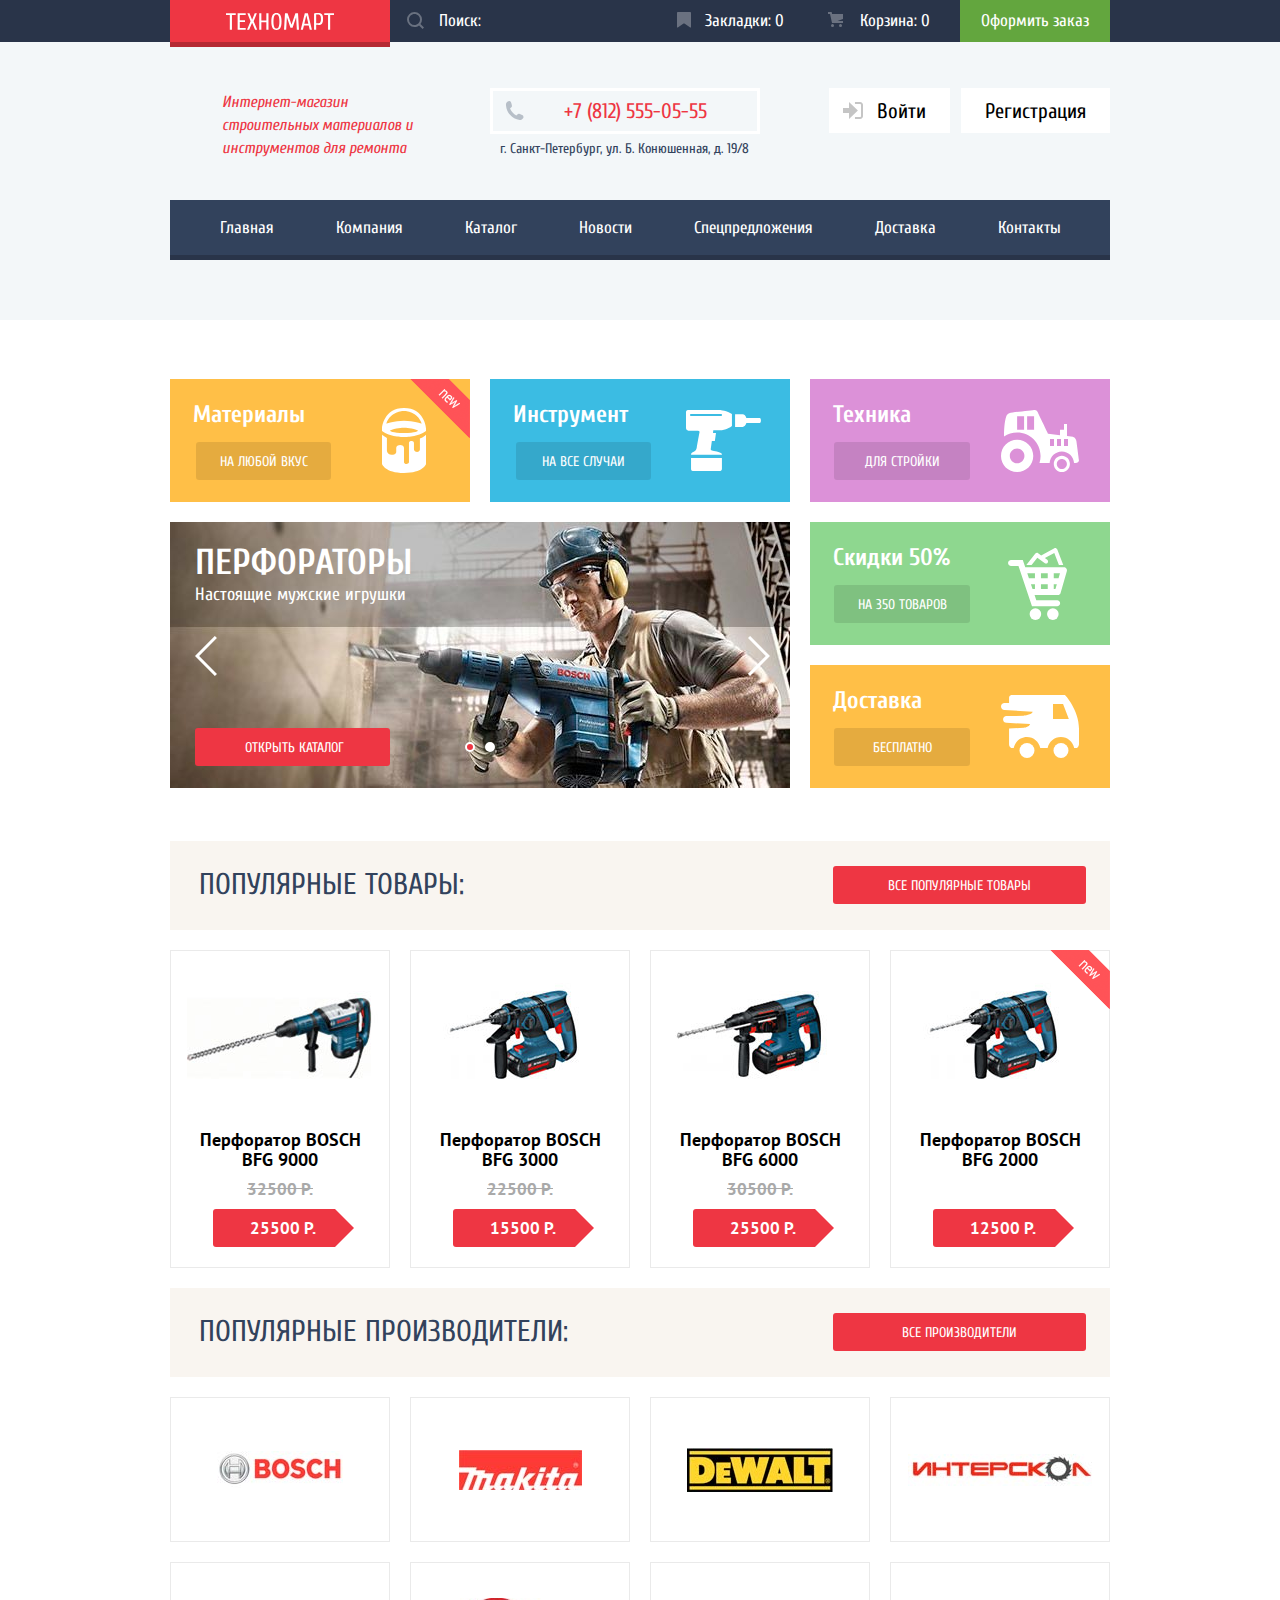
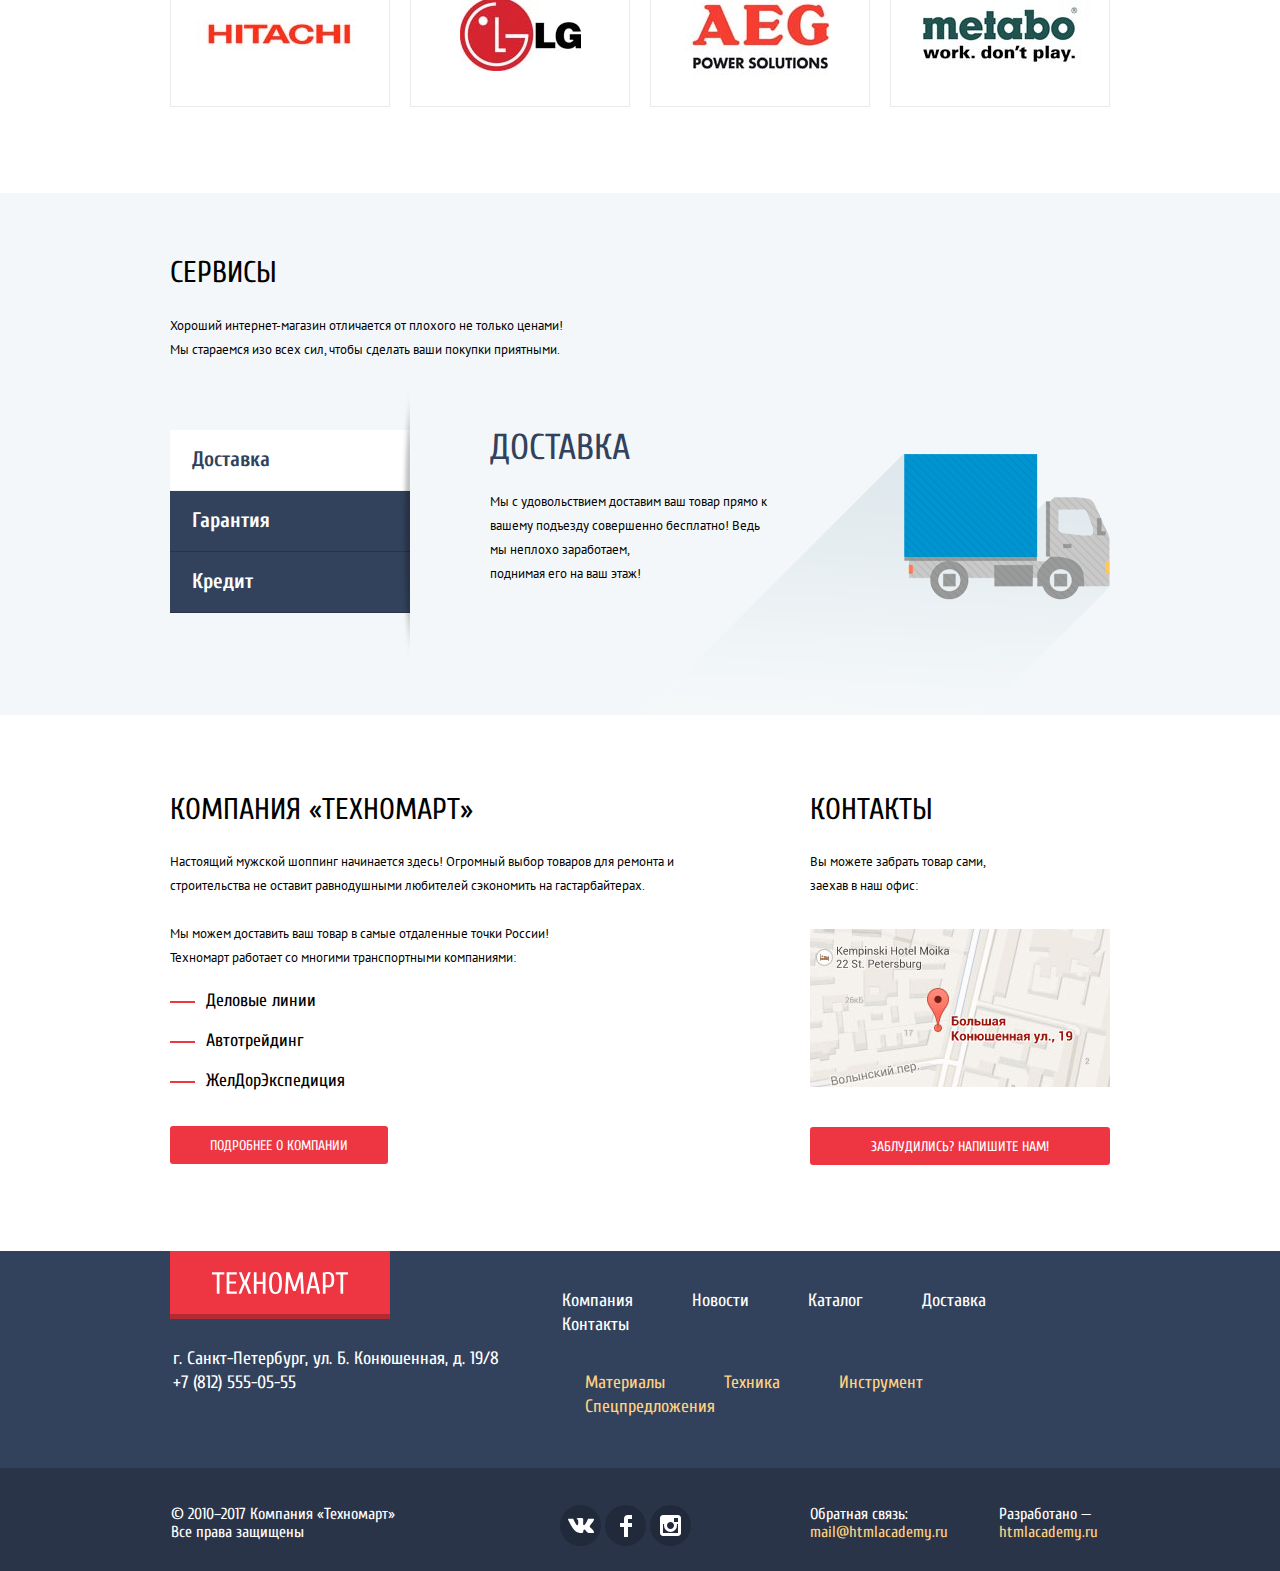
<file: index.html>
<!DOCTYPE html>
<html lang="ru">
  <head>
    <meta charset="utf-8">
    <title>HTML Academy: Техномарт</title>
    <link href="https://fonts.googleapis.com/css?family=Cuprum:400,400i,700%7CPT+Sans:400,400i&display=swap&subset=cyrillic" rel="stylesheet">
    <link rel="stylesheet" href="css/normalize.css">
    <link rel="stylesheet" href="css/style.min.css">
  </head>
  <body>
    <header class="main-header">
      <div class="header-top">
        <div class="container">
          <a class="main-logo"><img src="img/logo-technomart.svg" width="108" height="18" alt="Техномарт"></a>

          <form class="header-search" action="https://echo.htmlacademy.ru" method="get">
            <label class="visually-hidden" for="search">Поиск по сайту</label>
            <input class="search-input" type="search" id="search" name="search" placeholder="Поиск:">
            <button class="search-button" type="submit">
              <span class="visually-hidden">Найти</span>
              <svg xmlns="http://www.w3.org/2000/svg" width="17" height="17" viewBox="0 0 17 17"><path fill="#ffffff" d="M17 15.586l-3.542-3.542A7.465 7.465 0 0 0 15 7.5 7.5 7.5 0 1 0 7.5 15c1.71 0 3.282-.579 4.544-1.542L15.586 17 17 15.586zM2 7.5C2 4.467 4.467 2 7.5 2 10.532 2 13 4.467 13 7.5c0 3.032-2.468 5.5-5.5 5.5A5.506 5.506 0 0 1 2 7.5z"/></svg>
            </button>
          </form>

          <a class="user-button bookmarks" href="#">Закладки:
            <span class="bookmarks-counter counter">0</span>
          </a>

          <a class="user-button basket" href="#">Корзина:
            <span class="basket-counter counter">0</span>
          </a>

          <a class="header-order" href="#">Оформить заказ</a>
        </div>
      </div>
      <div class="container">
        <div class="header-middle">
          <h1 class="header-title">Интернет-магазин строительных материалов и инструментов для ремонта</h1>

          <div class="header-contacts">
            <a class="header-phone" href="tel:+78125550555">+7 (812) 555-05-55</a>
            <p class="header-address">г. Санкт-Петербург, ул. Б. Конюшенная, д. 19/8</p>
          </div>

          <div class="user-navigation">
            <ul class="login-navigation">
              <li class="login-navigation-item">
                <a class="login-link" href="#" aria-label="Войти в личный кабинет">
                  <svg class="login-link-icon" xmlns="http://www.w3.org/2000/svg" width="20" height="17" viewBox="0 0 20 17"><path fill="#c5c5c5" d="M14.875 8.5L6 0v6H0v5h6v6z"/><path fill="#c5c5c5" d="M16.986 15.01h-5.027V17h5.027c2.178 0 3.004-1.81 3.029-3.026V3.028C19.99 1.811 19.164 0 16.986 0h-5.027v1.99h5.027c.839 0 .992.681 1.01 1.057v10.904c-.017.376-.171 1.059-1.01 1.059z"/></svg>
                  Войти
                </a>
              </li>
              <li class="login-navigation-item">
                <a class="register-link" href="#">Регистрация</a>
              </li>
            </ul>
          </div>
        </div>

        <nav class="main-navigation">
          <ul class="site-navigation">
            <li><a href="#">Главная</a></li>
            <li><a href="#">Компания</a></li>
            <li><a href="catalog.html">Каталог</a></li>
            <li><a href="#">Новости</a></li>
            <li><a href="#">Спецпредложения</a></li>
            <li><a href="#">Доставка</a></li>
            <li><a href="#">Контакты</a></li>
          </ul>
        </nav>
      </div>
    </header>
    <main>
      <div class="container">
        <section class="promo">
          <h2 class="visually-hidden">Рекламный блок</h2>
          
          <ul class="promo-list">
            <li class="promo-item promo-materials new-flag">
                <h3 class="promo-item-title">Материалы</h3>
                <a class="promo-button" href="#">На любой вкус</a>
            </li>
            <li class="promo-item promo-tools">
              <h3 class="promo-item-title">Инструмент</h3>
              <a class="promo-button" href="#">На все случаи</a> 
            </li>
            <li class="promo-item promo-technics">
              <h3 class="promo-item-title">Техника</h3>
              <a class="promo-button" href="#">Для стройки</a> 
            </li>
          </ul>
          
          <ul class="promo-column">
            <li class="promo-item promo-discounts">
              <h3 class="promo-item-title">Скидки 50%</h3>
              <a class="promo-button" href="#">На 350 товаров</a>
            </li>
            <li class="promo-item promo-delivery">
              <h3 class="promo-item-title">Доставка</h3>
              <a class="promo-button" href="#">Бесплатно</a>
            </li>
          </ul>
            
          <div class="slider">
            <button class="controls-button controls-button-back" type="button"><span class="visually-hidden">Предыдущий слайд</span></button>
            <button class="controls-button controls-button-next" type="button"><span class="visually-hidden">Следующий слайд</span></button>

            <ul class="slider-list">
              <li class="slider-item active">
                  <img class="slider-image" src="img/slider/slider1.jpg" width="620" height="266" alt="Перфораторы">
                  <div class="slider-item-text">
                    <h4 class="slider-title">Перфораторы</h4>
                    <p class="slider-text">Настоящие мужские игрушки</p>
                  </div>  
                    <a class="slider-button button" href="catalog.html">Открыть каталог</a>
              </li> 
              <li class="slider-item">
                <img class="slider-image" src="img/slider/slider2.jpg" width="620" height="266" alt="Дрели">
                <div class="slider-item-text">
                  <h4 class="slider-title">Дрели</h4>
                  <p class="slider-text">Соседям на радость!</p>
                </div>
                <a class="slider-button button" href="catalog.html">Открыть каталог</a>
              </li> 
            </ul>

            <ul class="slider-indicator">
              <li class="slider-indicator-item active">
                <span class="visually-hidden">1 слайд</span>
              </li>
              <li class="slider-indicator-item">
                <span class="visually-hidden">2 слайд</span>
              </li>
            </ul>
          </div>
        </section>

        <section class="popular-products">
          <div class="popular-header">
            <h2 class="popular-title">Популярные товары:</h2>
            <a class="button popular-button" href="#">Все популярные товары</a>
          </div>

          <ul class="products-list">
            <li class="product-item">
              <div class="product-order">
                <a class="buy-button" href="basket.html">Купить</a>
                <a class="bookmarks-button" href="#">В закладки</a>
                <div class="product-image">    
                  <img src="img/catalog/bfg-9000.jpg" width="218" height="170" alt="Перфоратор BOSCH BFG 9000">
                </div>
              </div>
              <h3 class="product-title">Перфоратор BOSCH BFG 9000</h3>
              <span class="price-discount">32500 P.</span>
              <span class="price-button">25500 Р.</span>
            </li>

            <li class="product-item">
              <div class="product-order">
                <a class="buy-button" href="basket.html">Купить</a>
                <a class="bookmarks-button" href="#">В закладки</a>
                <div class="product-image">
                  <img src="img/catalog/bfg-3000.jpg" width="218" height="170" alt="Перфоратор BOSCH BFG 3000">
                </div>
              </div>
              <h3 class="product-title">Перфоратор BOSCH BFG 3000</h3>
              <span class="price-discount">22500 р.</span>
              <span class="price-button">15500 р.</span>
            </li>

            <li class="product-item">
              <div class="product-order">
                <a class="buy-button" href="basket.html">Купить</a>
                <a class="bookmarks-button" href="#">В закладки</a>
                <div class="product-image">
                  <img src="img/catalog/bfg-6000.jpg" width="218" height="170" alt="Перфоратор BOSCH BFG 6000">
                </div>
              </div>
              <h3 class="product-title">Перфоратор BOSCH BFG 6000</h3>
              <span class="price-discount">30500 р.</span>
              <span class="price-button">25500 р.</span>
            </li>

            <li class="product-item new-flag">
              <div class="product-order">
                <a class="buy-button" href="basket.html">Купить</a>
                <a class="bookmarks-button" href="#">В закладки</a>
                <div class="product-image">
                  <img src="img/catalog/bfg-2000.jpg" width="218" height="170" alt="Перфоратор BOSCH BFG 2000">
                </div>
              </div>
              <h3 class="product-title">Перфоратор BOSCH BFG 2000</h3>
              <span class="price-discount"></span>
              <span class="price-button">12500 р.</span>
            </li>
          </ul>
        </section>
        <section class="popular-brands">
          <div class="popular-header">
              <h2 class="popular-title">Популярные производители:</h2>
              <a href="#" class="button popular-button">Все производители</a>
          </div>

          <div class="brands-list">
            <a class="brand-item" href="#">
              <img src="img/brands/bosch.jpg" width="126" height="37" alt="Bosch">
            </a>
           
            <a class="brand-item" href="#">
              <img src="img/brands/makita.jpg" width="123" height="40" alt="Macita">
            </a>
            
            <a class="brand-item" href="#">
              <img src="img/brands/dewalt.jpg" width="146" height="44" alt="DeWalt">
            </a>
            
            <a class="brand-item" href="#">
                <img src="img/brands/interscol.jpg" width="184" height="32" alt="Интерскол">
            </a>
            
            
            <a class="brand-item" href="#">
              <img src="img/brands/hitachi.jpg" width="169" height="31" alt="Hitachi">
            </a>
            
            <a class="brand-item" href="#">
              <img src="img/brands/lg.jpg" width="121" height="73" alt="LG">
            </a>
            
            
            <a class="brand-item" href="#">
              <img src="img/brands/aeg.jpg" width="151" height="96" alt="AEG power solutions">
            </a>
            
            <a class="brand-item" href="#">
              <img src="img/brands/metabo.jpg" width="204" height="69" alt="Metabo work. don't play.">
            </a>
          </div>
        </section>
      </div>
      
      <section class="service">
        <div class="container">
          <h2 class="service-title">Сервисы</h2>
          <p class="service-text">Хороший интернет-магазин отличается от плохого не только ценами! Мы стараемся изо всех сил, чтобы сделать ваши покупки приятными.</p>
          
          <div class="service-slider">
            <ul class="service-button-list">
              <li class="service-button-item">
                <button class="service-button delivery-button active">Доставка</button>
              </li>
              <li class="service-button-item">
                <button class="service-button guarantee-button">Гарантия</button>
              </li>
              <li class="service-button-item">
                <button class="service-button credit-button">Кредит</button>
              </li>
            </ul>

            <ul class="service-slider-list">
              <li class="service-slider-item service-delivery">
                <h3 class="service-slider-title">Доставка</h3>
                <p class="service-slider-text">Мы с удовольствием доставим ваш товар прямо к вашему подъезду совершенно бесплатно! Ведь мы неплохо заработаем,<br> поднимая его на ваш этаж!</p>
              </li>
              <li class="service-slider-item service-guarantee visually-hidden">
                <h3 class="service-slider-title">Гарантия</h3>
                <p class="service-slider-text">Если купленный у нас товар поломается или заискрит,<br> а также в случае пожара, спровоцированного его возгаранием, вы всегда можете быть уверены в нашей гарантии. Мы обменяем сгоревший товар на новый.<br> Дом уж восстановите как-нибудь сами.</p>
              </li>
              <li class="service-slider-item service-credit visually-hidden">
                <h3 class="service-slider-title">Кредит</h3>
                <p class="service-slider-text">Залезть в долговую яму стало проще!<br> Кредитные консультанты придут вам напомощь.</p>
                <a href="#" class="button service-slider-button">Отправить заявку</a>
              </li>
            </ul>
          </div>
        </div>
      </section>
      
      <div class="wrapper-columns container">
        <section class="information">
          <h2 class="information-title">Компания «Техномарт»</h2>
        
          <p class="information-text">Настоящий мужской шоппинг начинается здесь! Огромный выбор товаров для ремонта и строительства не оставит равнодушными любителей сэкономить на гастарбайтерах.</p>
        
          <p class="information-text">Мы можем доставить ваш товар в самые отдаленные точки России! Техномарт работает со многими транспортными компаниями: </p>
        
          <ul class="information-list">
            <li class="information-item">Деловые линии</li>
            <li class="information-item">Автотрейдинг</li>
            <li class="information-item">ЖелДорЭкспедиция</li>
          </ul>
        
          <a href="#" class="button">Подробнее о компании</a>
        </section>
        
        <section class="contacts">
          <h2 class="contacts-title">Контакты</h2>
          <p class="contacts-text">Вы можете забрать товар сами, заехав в наш офис:</p>
          <a class="contacts-map" href="contmap.html">
            <img src="img/map/min-map.jpg" width="300" height="158"  alt="Офис компании по адресу ул. Б. Конюшенная, д. 19/8, Санкт-Петербург">
          </a>
          <a class="button" href="message.html">Заблудились? Напишите нам!</a> 
        </section>
      </div>
    </main>
    
    <footer class="main-footer">
      <div class="top-footer">
        <div class="container">
          <div class="left-column-footer">
            <a class="main-logo footer-logo"><img src="img/logo-technomart.svg" width="136" height="21" alt="Логотип компании Техномарт"></a>

            <p class="footer-contacts">г. Санкт-Петербург, ул. Б. Конюшенная, д. 19/8 +7 (812) 555-05-55</p>
          </div>

          <div class="right-column-footer">
            <ul class="navigation-footer-list">
              <li class="navigation-footer-item">
                <a class="navigation-footer-link" href="#">Компания</a>
              </li>
              <li class="navigation-footer-item">
                <a class="navigation-footer-link" href="#">Новости</a>
              </li>
              <li class="navigation-footer-item">
                <a class="navigation-footer-link" href="catalog.html">Каталог</a>
              </li>
              <li class="navigation-footer-item">
                <a class="navigation-footer-link" href="#">Доставка</a>
              </li>
              <li class="navigation-footer-item">
                <a class="navigation-footer-link" href="#">Контакты</a>
              </li>
            </ul>

            <ul class="offers-footer-list">
              <li class="offers-footer-item">
                <a class="offers-footer-link" href="#">Материалы</a>
              </li>
              <li class="offers-footer-item">
                <a class="offers-footer-link" href="#">Техника</a>
              </li>
              <li class="offers-footer-item">
                <a class="offers-footer-link" href="#">Инструмент</a>
              </li>
              <li class="offers-footer-item">
                <a class="offers-footer-link" href="#">Спецпредложения</a>
              </li>
            </ul>
          </div>
        </div>
      </div>
      
      <div class="bottom-footer">
        <div class="container">
          <p class="copyright-footer">© 2010–2017 Компания «Техномарт» Все права защищены</p>

          <ul class="footer-social-list">
            <li>
              <a class="social-button social-button-vk" href="#">
                <span class="visually-hidden">Вконтакте</span>
              </a>
            </li>
            <li>
              <a class="social-button social-button-fb" href="#">
                <span class="visually-hidden">Фейсбук</span>
              </a>  
            </li>
            <li>
              <a class="social-button social-button-insta" href="#">
                <span class="visually-hidden">Инстаграм</span>
              </a>
            </li>
          </ul>

          <div class="feedback">
            <span>Обратная связь:</span>
            <a href="mailto:mail@htmlacademy.ru">mail@htmlacademy.ru</a>
          </div>

          <div class="developers">
            <span>Разработано — </span>
            <a href="https://htmlacademy.ru/intensive/htmlcss">htmlacademy.ru</a>
          </div>
        </div>
      </div>
    </footer>
    
    <section class="modal modal-message">
      <h2 class="visually-hidden">Напишите нам</h2>
      
      <form class="message-form" action="https://echo.htmlacademy.ru" method="post">
        <div class="form-container">
          <p class="modal-message-item">
            <label for="user-name">Ваше имя:</label>
            <input id="user-name" type="text" name="user" value="" placeholder="Имя Фамилия">
          </p>
          <p class="modal-message-item">
            <label for="user-email">Ваш e-mail:</label>
            <input id="user-email" type="email" name="email" value="" placeholder="email@example.com">
          </p>
          <p class="modal-message-item">
            <label for="message-text">Текст письма:</label>
            <textarea class="modal-message-text" id="message-text" name="text" rows="5" placeholder="В свободной форме"></textarea>
          </p>
        </div>
        <div class="modal-message-wrapper">
          <button class="button modal-message-button" type="submit">Отправить</button>
        </div>
      </form>
      
      <button class="modal-close" type="button">
        <span class="visually-hidden">Закрыть</span>
      </button>
    </section>
    
    <section class="modal modal-map">
      <h2 class="visually-hidden">Как до нас добраться</h2>
      
      <iframe src="https://www.google.com/maps/embed?pb=!1m18!1m12!1m3!1d1998.6143142117555!2d30.322092531824076!3d59.93854181494324!2m3!1f0!2f0!3f0!3m2!1i1024!2i768!4f13.1!3m3!1m2!1s0x4696310fca145cc1%3A0x42b32648d8238007!2z0JHQvtC70YzRiNCw0Y8g0JrQvtC90Y7RiNC10L3QvdCw0Y8g0YPQuy4sIDE5LzgsINCh0LDQvdC60YIt0J_QtdGC0LXRgNCx0YPRgNCzLCAxOTExODY!5e0!3m2!1sru!2sru!4v1560032241265!5m2!1sru!2sru" width="940" height="446" style="border:0" allowfullscreen></iframe>
      
      <img class="map-off-line" src="img/map/map-max.jpg" width="940" height="446" alt="Офис компании по адресу ул. Большая Конюшенная 19/8, Санкт-Петербург">
      
      <button class="modal-close" type="button">
        <span class="visually-hidden">Закрыть</span>
      </button>
    </section>
    
    <section class="modal modal-add-to-basket">
      <h2 class="modal-title">Товар добавлен в корзину!</h2>
      
      <div class="modal-button-wrapper">
        <a class="button modal-button" href="#">Оформить заказ</a>
        <button class="button back-button" type="button">Продолжить покупки</button>
      </div>
      <button class="modal-close" type="button">
        <span class="visually-hidden">Закрыть</span>
      </button>
    </section>
    
    <div class="overlay"></div>
    
    <script src="js/script.min.js"></script> 
  </body>
</html>
</file>
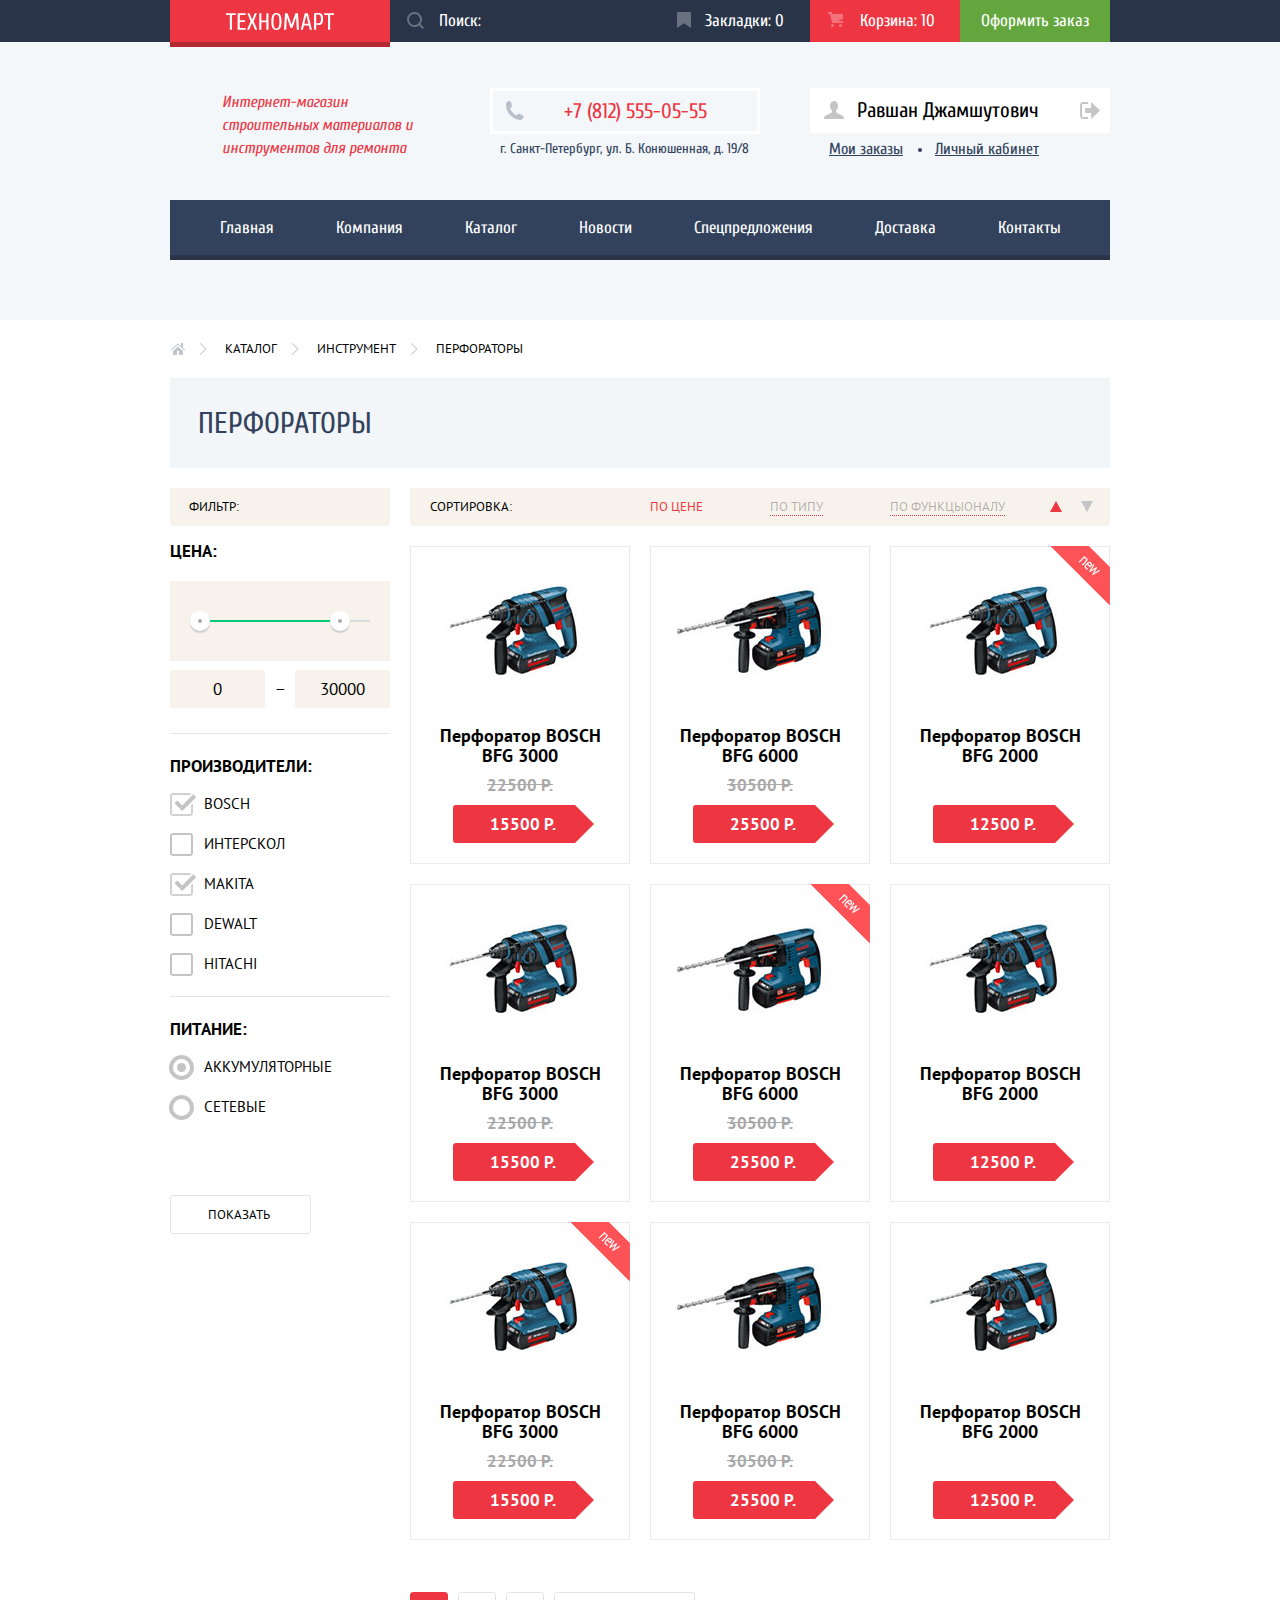
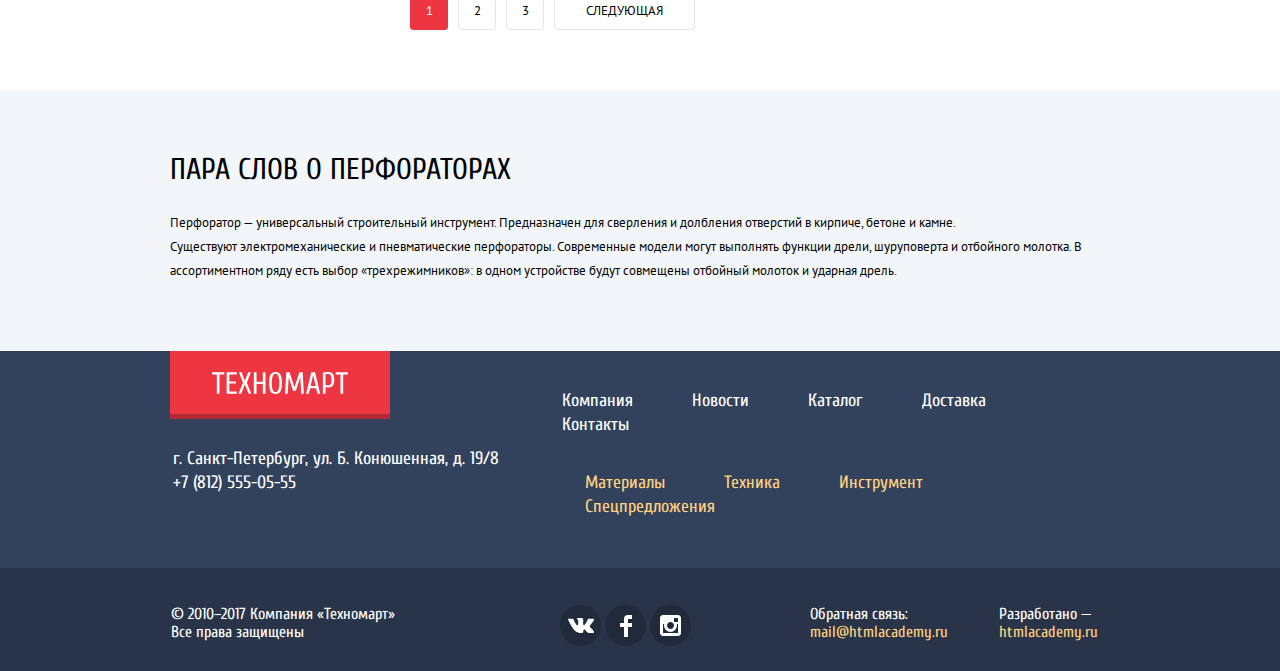
<file: catalog.html>
<!DOCTYPE html>
<html lang="ru">
  <head>
    <meta charset="utf-8">
    <title>HTML Academy: Техномарт</title>
    <link href="https://fonts.googleapis.com/css?family=Cuprum:400,400i,700%7CPT+Sans:400,400i&display=swap&subset=cyrillic" rel="stylesheet">
    <link rel="stylesheet" href="css/normalize.css">
    <link rel="stylesheet" href="css/style.min.css">
  </head>
  <body>
    <header class="main-header">
      <div class="header-top">
        <div class="container">
          <a class="main-logo" href="index.html"><img src="img/logo-technomart.svg" width="108" height="18" alt="Техномарт"></a>

          <form class="header-search" action="https://echo.htmlacademy.ru" method="get">
            <label class="visually-hidden" for="search">Поиск по сайту</label>
            <input class="search-input" type="search" id="search" name="search" placeholder="Поиск:">
            <button class="search-button" type="submit">
              <span class="visually-hidden">Найти</span>
              <svg xmlns="http://www.w3.org/2000/svg" width="17" height="17" viewBox="0 0 17 17"><path fill="#ffffff" d="M17 15.586l-3.542-3.542A7.465 7.465 0 0 0 15 7.5 7.5 7.5 0 1 0 7.5 15c1.71 0 3.282-.579 4.544-1.542L15.586 17 17 15.586zM2 7.5C2 4.467 4.467 2 7.5 2 10.532 2 13 4.467 13 7.5c0 3.032-2.468 5.5-5.5 5.5A5.506 5.506 0 0 1 2 7.5z"/></svg>
            </button>
          </form>

          <a class="user-button bookmarks" href="#">Закладки:
            <span class="bookmarks-counter counter">0</span>
          </a>

          <a class="user-button basket active" href="#">Корзина:
            <span class="basket-counter counter">10</span>
          </a>

          <a class="header-order" href="#">Оформить заказ</a>
        </div>
      </div>
      <div class="container">
        <div class="header-middle">
          <p class="header-title">Интернет-магазин строительных материалов и инструментов для ремонта</p>

          <div class="header-contacts">
            <a class="header-phone" href="tel:+78125550555">+7 (812) 555-05-55</a>
            <p class="header-address">г. Санкт-Петербург, ул. Б. Конюшенная, д. 19/8</p>
          </div>
        
        <div class="user-navigation">
          <div class="user-profile">
            <a href="#" class="user-profile-link">
              <span class="visually-hidden">Профиль пользователя</span>
              Равшан Джамшутович
              <svg class="user-icon" xmlns="http://www.w3.org/2000/svg" width="20" height="18" viewBox="0 0 20 18"><path fill="#c5c5c5" d="M17.881 14.166c-2.144-.735-4.256-1.666-5.207-2.39-.657-.501-.77-1.618-.517-2.415 1.118-.903 1.864-2.477 1.864-4.278C14.021 2.276 12.221 0 10 0S5.979 2.276 5.979 5.083c0 1.801.746 3.374 1.863 4.277.253.798.141 1.915-.517 2.416-.95.724-3.063 1.654-5.207 2.39S0 18 0 18h20s.025-3.099-2.119-3.834z"/></svg>
             </a>
            <a href="#" class="user-profile-exit">
              <span class="visually-hidden">Выйти из профиля пользователя</span>
              <svg class="logout-icon" xmlns="http://www.w3.org/2000/svg" width="21" height="17" viewBox="0 0 21 17"><g fill="#c5c5c5"><path fill="#c5c5c5" d="M21 8.5L12.125 0v6h-6v5h6v6z"/><path fill="#c5c5c5" d="M3.106 13.952V3.048c.018-.376.171-1.057 1.01-1.057h5.027V0H4.116C1.938 0 1.112 1.81 1.087 3.027v10.946C1.112 15.189 1.938 17 4.116 17h5.027v-1.99H4.116c-.839 0-.992-.683-1.01-1.058z"/></g></svg>
            </a>
          </div>
          
          <ul class="user-personal-list">  
            <li>
              <a class="user-order-link" href="#">Мои заказы</a>
            </li>
            <li>
              <a class="user-personal-link" href="#">Личный кабинет</a>
            </li>
          </ul>
        </div>
      </div>    
      
      <nav class="main-navigation">
          <ul class="site-navigation">
            <li><a href="index.html">Главная</a></li>
            <li><a href="#">Компания</a></li>
            <li><a href="#">Каталог</a></li>
            <li><a href="#">Новости</a></li>
            <li><a href="#">Спецпредложения</a></li>
            <li><a href="#">Доставка</a></li>
            <li><a href="#">Контакты</a></li>
          </ul>
        </nav>
      </div>
    </header>
    
    <main>
      <div class="container">
        <ul class="breadcrumbs">
          <li><a class="icon-home" href="index.html"><span class="visually-hidden">Главная</span></a></li>
          <li><a href="#">Каталог</a></li>
          <li><a href="#">Инструмент</a></li>
          <li>Перфораторы</li>
        </ul>

        <h1 class="page-title">Перфораторы</h1>

        <div class="catalog-columns">
          <section class="sidebar">
            <h2 class="visually-hidden">Боковая понель</h2>

            <section class="filters">
              <h3 class="filter-title">Фильтр:</h3>

              <form class="filter-products" action="https://echo.htmlacademy.ru" method="get">

                <fieldset>
                  <legend>Цена:</legend>
                    <div class="range-filter">
                      <div class="range-controls">
                        <div class="scale">
                          <div class="bar"></div>
                        </div>
                        <div class="toggle toggle-min"></div>
                        <div class="toggle toggle-max"></div>
                      </div>
                      <div class="price-controls">
                        <input name="min-price" type="text" value="0">
                        <span class="price-controls-line">—</span> 
                        <input name="max-price" type="text" value="30000">
                      </div>
                    </div>
                </fieldset>

                <fieldset>
                  <legend class="filter-legend">Производители:</legend>
                  <ul>
                    <li class="filter-option">
                      <input class="visually-hidden filter-input filter-input-checkbox" type="checkbox" name="bosch" id="filter-bosch" checked>
                      <label for="filter-bosch">Bosch</label>
                    </li>
                    <li class="filter-option">
                      <input class="visually-hidden filter-input filter-input-checkbox" type="checkbox" name="interskol" id="filter-interskol">
                      <label for="filter-interskol">Интерскол</label>
                    </li>
                    <li class="filter-option">
                      <input class="visually-hidden filter-input filter-input-checkbox" type="checkbox" name="makita" id="filter-makita" checked>
                      <label for="filter-makita">Makita</label>
                    </li>
                    <li class="filter-option">
                      <input class="visually-hidden filter-input filter-input-checkbox" type="checkbox" name="dewalt" id="filter-dewalt">
                      <label for="filter-dewalt">Dewalt</label>
                    </li>
                    <li class="filter-option">
                      <input class="visually-hidden filter-input filter-input-checkbox" type="checkbox" name="hitachi" id="filter-hitachi">
                      <label for="filter-hitachi">Hitachi</label>
                    </li>
                  </ul>
                </fieldset>

                <fieldset>
                  <legend class="filter-legend">Питание:</legend>
                  <ul>
                    <li class="filter-option">
                      <input class="visually-hidden filter-input filter-input-radio" type="radio" name="power-group" id="filter-accumulator" value="accumulator" checked>
                      <label for="filter-accumulator">Аккумуляторные</label>
                    </li>
                    <li class="filter-option">
                      <input class="visually-hidden filter-input filter-input-radio" type="radio" name="power-group" id="filter-electric-network" value="electric-network">
                      <label for="filter-electric-network">Сетевые</label>
                    </li>
                  </ul>
                </fieldset>
                <button class="filter-button" type="submit" >Показать</button>
              </form>
            </section>
          </section>

          <section class="catalog">
            <h2 class="visually-hidden">Список товаров</h2>

            <div class="catalog-sorting">
              <h3 class="catalog-sorting-title">Сортировка:</h3>
              <div class="catalog-sorting-wrapper">
                <ul class="sorting-list">
                  <li><a class="sorting-link sorting-active" href="#">По цене</a></li>
                  <li><a class="sorting-link" href="#">По типу</a></li>
                  <li><a class="sorting-link" href="#">По функцыоналу</a></li>
                </ul>

                <div class="sorting-indicator">
                  <a href="#" class="sorting-indicator-max active"><span class="visually-hidden">Сортировать по возрастанию</span></a>

                  <a href="#" class="sorting-indicator-min"><span class="visually-hidden">Сортировать по убыванию</span></a>
                </div>
              </div>
            </div>

            <ul class="products-list">

              <li class="product-item">
                <div class="product-order">
                  <a class="buy-button" href="basket.html">Купить</a>
                  <a class="bookmarks-button" href="#">В закладки</a>
                  <div class="product-image">
                    <img src="img/catalog/bfg-3000.jpg" width="218" height="170" alt="Перфоратор BOSCH BFG 3000">
                  </div>
                </div>
                <h3 class="product-title">Перфоратор BOSCH BFG 3000</h3>
                  <span class="price-discount">22500 р.</span>
                  <span class="price-button">15500 р.</span>
              </li>

              <li class="product-item">
                <div class="product-order">
                  <a class="buy-button" href="basket.html">Купить</a>
                  <a class="bookmarks-button" href="#">В закладки</a>
                  <div class="product-image">
                    <img src="img/catalog/bfg-6000.jpg" width="218" height="170" alt="Перфоратор BOSCH BFG 6000">
                  </div>
                </div>
                <h3 class="product-title">Перфоратор BOSCH BFG 6000</h3>
                  <span class="price-discount">30500 р.</span>
                  <span class="price-button">25500 р.</span>
              </li>

              <li class="product-item new-flag">
                <div class="product-order">
                  <a class="buy-button" href="basket.html">Купить</a>
                  <a class="bookmarks-button" href="#">В закладки</a>
                  <div class="product-image">
                    <img src="img/catalog/bfg-2000.jpg" width="218" height="170" alt="Перфоратор BOSCH BFG 2000">
                  </div>
                </div>
                <h3 class="product-title">Перфоратор BOSCH BFG 2000</h3>
                  <span class="price-discount"></span>
                  <span class="price-button">12500 р.</span>
              </li>

              <li class="product-item">
                <div class="product-order">
                  <a class="buy-button" href="basket.html">Купить</a>
                  <a class="bookmarks-button" href="#">В закладки</a>
                  <div class="product-image">
                    <img src="img/catalog/bfg-3000.jpg" width="218" height="170" alt="Перфоратор BOSCH BFG 3000">
                  </div>
                </div>
                <h3 class="product-title">Перфоратор BOSCH BFG 3000</h3>
                  <span class="price-discount">22500 р.</span>
                  <span class="price-button">15500 р.</span>
              </li>

              <li class="product-item  new-flag">
                <div class="product-order">
                  <a class="buy-button" href="basket.html">Купить</a>
                  <a class="bookmarks-button" href="#">В закладки</a>
                  <div class="product-image">
                    <img src="img/catalog/bfg-6000.jpg" width="218" height="170" alt="Перфоратор BOSCH BFG 6000">
                  </div>
                </div>
                <h3 class="product-title">Перфоратор BOSCH BFG 6000</h3>
                  <span class="price-discount">30500 р.</span>
                  <span class="price-button">25500 р.</span>
              </li>

              <li class="product-item">
                <div class="product-order">
                  <a class="buy-button" href="basket.html">Купить</a>
                  <a class="bookmarks-button" href="#">В закладки</a>
                  <div class="product-image">
                    <img src="img/catalog/bfg-2000.jpg" width="218" height="170" alt="Перфоратор BOSCH BFG 2000">
                  </div>
                </div>
                <h3 class="product-title">Перфоратор BOSCH BFG 2000</h3>
                  <span class="price-discount"></span>
                  <span class="price-button">12500 р.</span>
              </li>

              <li class="product-item  new-flag">
                <div class="product-order">
                  <a class="buy-button" href="basket.html">Купить</a>
                  <a class="bookmarks-button" href="#">В закладки</a>
                  <div class="product-image">
                    <img src="img/catalog/bfg-3000.jpg" width="218" height="170" alt="Перфоратор BOSCH BFG 3000">
                  </div>
                </div>
                <h3 class="product-title">Перфоратор BOSCH BFG 3000</h3>
                  <span class="price-discount">22500 р.</span>
                  <span class="price-button">15500 р.</span>
              </li>

              <li class="product-item">
                <div class="product-order">
                  <a class="buy-button" href="basket.html">Купить</a>
                  <a class="bookmarks-button" href="#">В закладки</a>
                  <div class="product-image">
                    <img src="img/catalog/bfg-6000.jpg" width="218" height="170" alt="Перфоратор BOSCH BFG 6000">
                  </div>
                </div>
                <h3 class="product-title">Перфоратор BOSCH BFG 6000</h3>
                  <span class="price-discount">30500 р.</span>
                  <span class="price-button">25500 р.</span>
              </li>

              <li class="product-item">
                <div class="product-order">
                  <a class="buy-button" href="basket.html">Купить</a>
                  <a class="bookmarks-button" href="#">В закладки</a>
                  <div class="product-image">
                    <img src="img/catalog/bfg-2000.jpg" width="218" height="170" alt="Перфоратор BOSCH BFG 2000">
                  </div>
                </div>
                <h3 class="product-title">Перфоратор BOSCH BFG 2000</h3>
                  <span class="price-discount"></span>
                  <span class="price-button">12500 р.</span>
              </li>
            </ul>

            <ul class="pagination-list">
              <li><a class="pagination-link active">1</a></li>
              <li><a class="pagination-link" href="#">2</a></li>
              <li><a class="pagination-link" href="#">3</a></li>
              <li><a class="pagination-link pagination-link-next" href="#">Следующая</a></li>
            </ul>
          </section>
        </div>
      </div>
      
      <section class="description">
        <div class="container">
          <h2 class="description-title">Пара слов о перфораторах</h2>
          <p class="description-text">Перфоратор — универсальный строительный инструмент. Предназначен для сверления и долбления отверстий в кирпиче, бетоне и камне.<br> Существуют электромеханические и пневматические перфораторы. Современные модели могут выполнять функции дрели, шуруповерта и отбойного молотка. В ассортиментном ряду есть выбор «трехрежимников»: в одном устройстве будут совмещены отбойный молоток и ударная дрель.</p>
        </div>
      </section>
    </main>
    
    <footer class="main-footer">
      <div class="top-footer">
        <div class="container">
          <div class="left-column-footer">
            <a class="main-logo footer-logo" href="index.html"><img src="img/logo-technomart.svg" width="136" height="21" alt="Логотип компании Техномарт"></a>

            <p class="footer-contacts">г. Санкт-Петербург, ул. Б. Конюшенная, д. 19/8<br>
            +7 (812) 555-05-55</p>
          </div>

          <div class="right-column-footer">
            <ul class="navigation-footer-list">
              <li class="navigation-footer-item">
                <a class="navigation-footer-link" href="#">Компания</a>
              </li>
              <li class="navigation-footer-item">
                <a class="navigation-footer-link" href="#">Новости</a>
              </li>
              <li class="navigation-footer-item">
                <a class="navigation-footer-link" href="#">Каталог</a>
              </li>
              <li class="navigation-footer-item">
                <a class="navigation-footer-link" href="#">Доставка</a>
              </li>
              <li class="navigation-footer-item">
                <a class="navigation-footer-link" href="#">Контакты</a>
              </li>
            </ul>

            <ul class="offers-footer-list">
              <li class="offers-footer-item">
                <a class="offers-footer-link" href="#">Материалы</a>
              </li>
              <li class="offers-footer-item">
                <a class="offers-footer-link" href="#">Техника</a>
              </li>
              <li class="offers-footer-item">
                <a class="offers-footer-link" href="#">Инструмент</a>
              </li>
              <li class="offers-footer-item">
                <a class="offers-footer-link" href="#">Спецпредложения</a>
              </li>
            </ul>
          </div>
        </div>
      </div>
      
      <div class="bottom-footer">
        <div class="container">
          <p class="copyright-footer">© 2010–2017 Компания «Техномарт» Все права защищены</p>

          <ul class="footer-social-list">
            <li>
              <a class="social-button social-button-vk" href="#">
                <span class="visually-hidden">Вконтакте</span>
              </a>
            </li>
            <li>
              <a class="social-button social-button-fb" href="#">
                <span class="visually-hidden">Фейсбук</span>
              </a>  
            </li>
            <li>
              <a class="social-button social-button-insta" href="#">
                <span class="visually-hidden">Инстаграм</span>
              </a>
            </li>
          </ul>

          <div class="feedback">
            <span>Обратная связь:</span>
            <a href="mailto:mail@htmlacademy.ru">mail@htmlacademy.ru</a>
          </div>

          <div class="developers">
            <span>Разработано — </span>
            <a href="https://htmlacademy.ru/intensive/htmlcss">htmlacademy.ru</a>
          </div>
        </div>
      </div>
    </footer>
    
    <section class="modal modal-add-to-basket">
      <h2 class="modal-title">Товар добавлен в корзину!</h2>
      
      <div class="modal-button-wrapper">
        <a class="button modal-button" href="#">Оформить заказ</a>
        <button class="button back-button" type="button">Продолжить покупки</button>
      </div>
      <button class="modal-close" type="button">
        <span class="visually-hidden">Закрыть</span>
      </button>
    </section>
    
    <div class="overlay"></div>
            
    <script src="js/script.min.js"></script>
  </body>
</html>
</file>
<file: css/style.min.css>
@-webkit-keyframes bounce{0%{-webkit-transform:translate(-50%,-200%);transform:translate(-50%,-200%)}70%{-webkit-transform:translate(-50%,-40%);transform:translate(-50%,-40%)}90%{-webkit-transform:translate(-50%,-65%);transform:translate(-50%,-65%)}to{-webkit-transform:translate(-50%,-50%);transform:translate(-50%,-50%)}}@keyframes bounce{0%{-webkit-transform:translate(-50%,-200%);transform:translate(-50%,-200%)}70%{-webkit-transform:translate(-50%,-40%);transform:translate(-50%,-40%)}90%{-webkit-transform:translate(-50%,-65%);transform:translate(-50%,-65%)}to{-webkit-transform:translate(-50%,-50%);transform:translate(-50%,-50%)}}@-webkit-keyframes shake{0%,to{-webkit-transform:translate(-50%,-50%);transform:translate(-50%,-50%)}10%,30%,50%,70%,90%{-webkit-transform:translate(-48%,-50%);transform:translate(-48%,-50%)}20%,40%,60%,80%{-webkit-transform:translate(-52%,-50%);transform:translate(-52%,-50%)}}@keyframes shake{0%,to{-webkit-transform:translate(-50%,-50%);transform:translate(-50%,-50%)}10%,30%,50%,70%,90%{-webkit-transform:translate(-48%,-50%);transform:translate(-48%,-50%)}20%,40%,60%,80%{-webkit-transform:translate(-52%,-50%);transform:translate(-52%,-50%)}}body{margin:0;padding:0;font-family:"Cuprum",Arial,sans-serif;font-size:13px;line-height:24px;font-weight:400;color:#000;background-color:#fff}*,::after,::before{-webkit-box-sizing:inherit;box-sizing:inherit}html{-webkit-box-sizing:border-box;box-sizing:border-box}a{text-decoration:none}img{max-width:100%;height:auto}.visually-hidden:not(:focus):not(:active),input[type=checkbox].visually-hidden,input[type=radio].visually-hidden{position:absolute;width:1px;height:1px;margin:-1px;padding:0;border:0;white-space:nowrap;-webkit-clip-path:inset(100%);clip-path:inset(100%);clip:rect (0 0 0 0);overflow:hidden}.button{display:inline-block;padding:11px 40px 9px;font:inherit;font-size:14px;line-height:18px;text-align:center;vertical-align:middle;color:#fff;text-transform:uppercase;background-color:#ee3643;border:0;border-radius:3px}.button:focus,.button:hover{background-color:#ca2c37}.button:active{background-color:#ba2732}.container{width:960px;margin:0 auto;padding:0 10px}.main-header{min-width:960px;padding-bottom:65px;color:#000;background-color:#f3f7f9}.header-top{min-width:960px;margin-bottom:46px;font-size:17px;line-height:18px;color:#fff;background-color:#293449}.header-top .container{display:-webkit-box;display:-ms-flexbox;display:flex;-ms-flex-wrap:wrap;flex-wrap:wrap}.main-logo{display:block;padding:13px 56px 8px;background-color:#ee3643;-webkit-box-shadow:0 5px 0 0 #b52933;box-shadow:0 5px 0 0 #b52933}.main-logo:focus,.main-logo:hover,.user-button.active:focus,.user-button.active:hover{background-color:#ca2c37}.main-logo:active{background-color:#ba2732}.header-search{position:relative}.search-input{-webkit-box-sizing:border-box;box-sizing:border-box;width:270px;padding:12px 10px 12px 49px;font:inherit;color:#fff;font-size:17px;line-height:18px;background-color:#293449;border:0}.search-input::-webkit-input-placeholder{color:#fff}.search-input:-ms-input-placeholder,.search-input::-ms-input-placeholder{color:#fff}.search-input::placeholder{color:#fff}.search-input:hover{background-color:#212a3a}.search-input:focus{color:#000;background-color:#fff}.search-button{position:absolute;top:12px;left:17px;width:17px;height:17px;padding:0;background-color:transparent;border:0;cursor:pointer}.search-button path{opacity:.3}.search-input:hover+.search-button path{opacity:1}.search-button:focus path,.search-input:focus+.search-button path{fill:#ee3643;opacity:1}.user-button{position:relative;width:150px;padding:12px 10px 12px 45px;color:#fff;background-color:#293449}.basket{padding-left:50px}.user-button:focus,.user-button:hover{background-color:#212a3a}.user-button:active{color:rgba(255,255,255,.6);background-color:#161d26}.user-button.active{background-color:#ee3643}.user-button.active:active{color:rgba(255,255,255,.6);background-color:#ba2732}.basket::before,.bookmarks::before{content:"";position:absolute;top:12px;left:17px;width:14px;height:16px;background-image:url(../img/svg/icon-bookmark.svg);background-position:0 0;background-repeat:no-repeat;opacity:.3}.basket::before{left:18px;width:15px;height:15px;background-image:url(../img/svg/icon-basket.svg)}.basket:focus::before,.basket:hover::before,.bookmarks:focus::before,.bookmarks:hover::before{opacity:1}.basket:active::before,.user-button:active::before{opacity:.5}.header-order{width:150px;padding-top:12px;padding-bottom:12px;text-align:center;color:#fff;background-color:#63a63e}.header-order:focus,.header-order:hover{background-color:#5fbb2d}.header-order:active{background-color:#518534;opacity:.5}.header-middle{display:-webkit-box;display:-ms-flexbox;display:flex;-webkit-box-pack:justify;-ms-flex-pack:justify;justify-content:space-between;margin-bottom:39px}.header-title{margin:3px 0 0;width:300px;padding-left:52px;padding-right:56px;font-size:16px;line-height:23px;font-weight:400;font-style:italic;color:#ee3643}.header-contacts{width:300px}.header-phone{position:relative;display:block;width:270px;padding:10px 25px 9px 71px;margin-bottom:3px;font-size:21px;line-height:21px;color:#ee3643;border:3px solid #fff}.header-phone::before{content:"";position:absolute;top:10px;left:12px;width:19px;height:19px;background-image:url(../img/svg/icon-phone.svg);background-position:0 0;background-repeat:no-repeat}.header-address{margin:0 0 0 10px;font-size:14px;color:#32425c}.login-navigation{display:-webkit-box;display:-ms-flexbox;display:flex;-webkit-box-pack:justify;-ms-flex-pack:justify;justify-content:space-between;-ms-flex-wrap:wrap;flex-wrap:wrap;margin:0;padding:0;width:300px;list-style:none}.login-navigation-item a{display:block;padding:13px 24px 11px;font-size:21px;line-height:21px;color:#000;background-color:#fff}.login-navigation-item a:focus,.login-navigation-item a:hover{color:#ee3643}.login-navigation-item a:active{color:rgba(0,0,0,.3)}.login-navigation-item .login-link{position:relative;margin-left:19px;padding-left:48px}.login-link-icon{position:absolute;top:14px;left:14px;width:20px;height:17px}.login-link:focus path,.login-link:hover path{fill:#32425c}.login-link:active path{fill:#c5c5c5}.site-navigation{display:-webkit-box;display:-ms-flexbox;display:flex;-webkit-box-pack:center;-ms-flex-pack:center;justify-content:center;-ms-flex-wrap:wrap;flex-wrap:wrap;margin:0;padding:0;color:#fff;list-style:none;background-color:#32425c;-webkit-box-shadow:0 5px 0 #293449;box-shadow:0 5px 0 #293449}.site-navigation a{display:block;padding:19px 31px;font-size:17px;line-height:17px;color:#fff}.site-navigation a:focus,.site-navigation a:hover{background-color:#293449}.site-navigation a:active{color:rgba(255,255,255,.5);background-color:#1d2739}.promo,.promo-list{display:-webkit-box;display:-ms-flexbox;display:flex;-webkit-box-pack:justify;-ms-flex-pack:justify;justify-content:space-between;-ms-flex-wrap:wrap;flex-wrap:wrap}.promo{padding-top:59px;margin-bottom:33px}.new-flag::after{content:"";position:absolute;top:-1px;right:-1px;width:60px;height:59px;background-image:url(../img/newflag.png);background-position:0 0;background-repeat:no-repeat;z-index:20}.promo-list .new-flag::after{top:0;right:0}.promo-list{width:940px;margin:0;padding:0;list-style:none}.promo-item{position:relative;width:300px;min-height:123px;margin-bottom:20px;padding:21px 140px 22px 23px;color:#fff;background-color:#ffbf47}.promo-item-title{margin:0 0 12px;font-weight:700;font-size:24px;line-height:30px}.promo-button{display:block;min-width:135px;margin-left:3px;padding-top:11px;padding-bottom:9px;text-transform:uppercase;font-size:14px;line-height:18px;text-align:center;color:#fff;background-color:rgba(0,0,0,.1);border-radius:3px}.promo-button:focus,.promo-button:hover{background-color:rgba(0,0,0,.2)}.promo-button:active{background-color:rgba(0,0,0,.3)}.promo-delivery .promo-button,.promo-discounts .promo-button,.promo-technics .promo-button{margin-left:1px}.promo-materials,.promo-tools{background-image:url(../img/promo/materials-icon1.svg);background-position:83% center;background-repeat:no-repeat}.promo-tools{background-color:#3bbce3;background-image:url(../img/promo/tools-icon2.svg);background-position:87% center}.promo-discounts,.promo-technics{background-color:#dc91d8;background-image:url(../img/promo/technics-icon3.svg);background-position:86% center;background-repeat:no-repeat}.promo-discounts{background-color:#8ed78f;background-image:url(../img/promo/discounts-icon4.svg);background-position:82% center}.promo-delivery{background-image:url(../img/promo/deliveryicon5.svg);background-position:86% center;background-repeat:no-repeat}.promo-column{display:-webkit-box;display:-ms-flexbox;display:flex;-ms-flex-wrap:wrap;flex-wrap:wrap;width:300px;margin:0;padding:0;list-style:none;-webkit-box-ordinal-group:2;-ms-flex-order:1;order:1}.slider,.slider-list{position:relative;width:620px;height:266px}.slider{line-height:0}.slider-list{margin:0;padding:0;list-style:none;outline:solid 1px transparent}.slider-item{position:absolute;height:100%;margin:0 auto;color:#fff;background-color:#000;overflow:hidden}.slider-item-text{position:absolute;top:23px;left:25px;max-width:340px}.slider-title{margin:0 0 2px;font-weight:700;font-size:36px;line-height:36px;text-transform:uppercase}.slider-text{margin:0;font-size:18px;line-height:24px}.slider-button{position:absolute;top:206px;left:25px;padding:11px 46px 9px 50px}.controls-button{position:absolute;top:114px;width:22px;height:40px;background-color:transparent;border:0;cursor:pointer}.controls-button-back,.controls-button-next{background-position:0 0;background-repeat:no-repeat;z-index:2}.controls-button-back{left:25px;background-image:url(../img/slider/icon-left.svg)}.controls-button-next{right:20px;background-image:url(../img/slider/icon-right.svg)}.slider-indicator{position:absolute;display:-webkit-box;display:-ms-flexbox;display:flex;left:295px;bottom:36px;margin:0;padding:0;list-style:none}.slider-indicator-item{width:10px;height:10px;margin-right:10px;background-color:#fff;border:2px solid #fff;border-radius:50%;z-index:3}.slider-indicator-item.active{background-color:#ee3643}.slider-item.active{z-index:1}.popular-header{display:-webkit-box;display:-ms-flexbox;display:flex;-webkit-box-pack:justify;-ms-flex-pack:justify;justify-content:space-between;-webkit-box-align:center;-ms-flex-align:center;align-items:center;padding:25px 24px 26px 29px;margin-bottom:20px;background-color:#f9f5f0}.popular-title{margin:0;font-size:30px;line-height:30px;color:#32425c;font-weight:400;text-transform:uppercase}.popular-button{min-width:253px}.product-item,.products-list{display:-webkit-box;display:-ms-flexbox;display:flex}.products-list{-ms-flex-wrap:wrap;flex-wrap:wrap;margin:0;padding:0;list-style:none}.product-item{position:relative;-webkit-box-orient:vertical;-webkit-box-direction:normal;-ms-flex-direction:column;flex-direction:column;-webkit-box-align:center;-ms-flex-align:center;align-items:center;width:220px;margin-right:20px;margin-bottom:20px;font-family:"PT Sans",Arial,sans-serif;color:#000;text-align:center;border:1px solid #eaeaea;background-color:#fff}.catalog .product-item:nth-child(3n),.popular-products .product-item:nth-child(4n){margin-right:0}.product-item:focus,.product-item:hover{-webkit-box-shadow:0 10px 25px 0 rgba(41,52,73,.5);box-shadow:0 10px 25px 0 rgba(41,52,73,.5)}.product-order{position:relative;display:-webkit-box;display:-ms-flexbox;display:flex;-webkit-box-orient:vertical;-webkit-box-direction:normal;-ms-flex-direction:column;flex-direction:column;-webkit-box-align:center;-ms-flex-align:center;align-items:center;width:100%;margin-bottom:6px;padding-top:43px;padding-bottom:40px;font-family:"Cuprum",Arial,sans-serif;font-size:14px;line-height:18px}.bookmarks-button,.buy-button{min-width:135px;text-align:center;text-transform:uppercase;border-radius:3px}.buy-button{position:relative;margin-bottom:8px;padding-top:12px;padding-bottom:11px;color:#fff;background-color:#63a63e;-webkit-box-shadow:inset 0 -3px 0 #367315;box-shadow:inset 0 -3px 0 #367315}.buy-button:focus,.buy-button:hover{background-color:#5fbb2d}.buy-button:active{background-color:#518534}.buy-button::before{content:"";position:absolute;top:12px;left:12px;width:15px;height:15px;background-image:url(../img/svg/icon-basket.svg);background-position:0 0;background-repeat:no-repeat;opacity:.3}.buy-button:active::before,.buy-button:focus::before,.buy-button:hover::before{opacity:1}.bookmarks-button{padding-top:9px;padding-bottom:8px;color:#32425c;background-color:#fff;border:3px solid #63a63e}.bookmarks-button:focus,.bookmarks-button:hover{border-color:#32425c}.bookmarks-button:active{color:rgba(50,66,92,.3);border-color:rgba(50,66,92,.3)}.product-image{position:absolute;top:0;left:0;width:218px;height:170px;display:-webkit-box;display:-ms-flexbox;display:flex;-webkit-box-pack:center;-ms-flex-pack:center;justify-content:center;-webkit-box-align:center;-ms-flex-align:center;align-items:center;background-color:#fff;z-index:0}.product-item:hover .product-image{z-index:-1}.bookmarks-button:focus~.product-image,.buy-button:focus~.product-image{z-index:-1}.product-title{width:190px;margin:0;font-weight:700;font-size:18px;line-height:20px;text-align:center}.price-button,.price-discount{font-weight:700;font-size:17px;line-height:18px;text-transform:uppercase}.price-discount{min-height:20px;margin-top:10px;text-decoration:line-through;margin-bottom:9px;color:#a9a9a9}.price-button{position:relative;width:140px;margin-left:6px;margin-bottom:20px;padding-top:10px;padding-bottom:10px;color:#fff;text-align:center;background-color:#ee3643;border-radius:3px 0 0 3px}.price-button:after{content:"";position:absolute;top:0;right:-20px;width:0;height:0;border:19px solid #fff;border-left-color:#ee3643}.popular-brands{padding-bottom:66px}.brand-item,.brands-list{display:-webkit-box;display:-ms-flexbox;display:flex}.brands-list{-ms-flex-wrap:wrap;flex-wrap:wrap;margin:0;padding:0;list-style:none}.brand-item{-webkit-box-pack:center;-ms-flex-pack:center;justify-content:center;-webkit-box-align:center;-ms-flex-align:center;align-items:center;width:220px;height:145px;margin-right:20px;margin-bottom:20px;border:1px solid #eaeaea}.brand-item:nth-child(4n),.navigation-footer-list li:nth-child(5),.offers-footer-list li:nth-child(4){margin-right:0}.brand-item:focus,.brand-item:hover{-webkit-box-shadow:0 10px 25px 0 rgba(41,52,73,.5);box-shadow:0 10px 25px 0 rgba(41,52,73,.5)}.brand-item:active{opacity:.3;-webkit-box-shadow:0 4px 10px 0 rgba(41,52,73,.5);box-shadow:0 4px 10px 0 rgba(41,52,73,.5)}.service{min-width:960px;padding-top:65px;margin-bottom:80px;background-color:#f4f7f9}.service-title{margin:0 0 26px;font-size:30px;line-height:30px;text-transform:uppercase;font-weight:400}.service-text{margin:0 0 26px;width:400px;font-family:"PT Sans",Arial,sans-serif}.service-slider{display:-webkit-box;display:-ms-flexbox;display:flex;-webkit-box-pack:justify;-ms-flex-pack:justify;justify-content:space-between}.service-button-list{position:relative;margin:0;padding:42px 0 95px;width:240px;list-style:none}.service-button-list::after{content:"";position:absolute;top:0;right:0;width:10px;height:279px;background-image:url(../img/service/service-button-shadow.png);background-position:0 0;background-repeat:no-repeat}.service-button{display:block;width:240px;padding:14px 10px 16px 22px;margin-bottom:1px;font:inherit;font-weight:700;font-size:21px;line-height:30px;text-align:left;color:#fff;background-color:#32425c;-webkit-box-shadow:0 1px 0 0 #293449;box-shadow:0 1px 0 0 #293449;border:0}.service-button:focus,.service-button:hover{background-color:#293449}.service-button:active{color:#32425c;background-color:#fff;-webkit-box-shadow:none;box-shadow:none}.service-button.active,.service-button.active:active,.service-button.active:focus,.service-button.active:hover{color:#32425c;background-color:#fff;-webkit-box-shadow:none;box-shadow:none}.service-slider-list{width:700px;margin:0;padding:42px 0 0 80px;list-style:none}.service-slider-item{width:620px;min-height:285px;background-color:#f4f7f9}.service-slider-title{margin:0 0 24px;font-weight:400;font-size:36px;line-height:36px;text-transform:uppercase;color:#32425c}.service-slider-text{margin:0;font-family:"PT Sans",Arial,sans-serif}.service-delivery .service-slider-text{width:278px}.service-guarantee .service-slider-text{width:378px}.service-credit .service-slider-text{width:300px}.service-slider-button{margin-top:26px;padding-left:45px;padding-right:45px}.service-credit,.service-delivery,.service-guarantee{background-image:url(../img/service/service-delivery.png);background-position:100% 100%;background-repeat:no-repeat}.service-credit,.service-guarantee{background-image:url(../img/service/service-guarantee.png)}.service-credit{background-image:url(../img/service/service-credit.png)}.wrapper-columns{display:-webkit-box;display:-ms-flexbox;display:flex;-webkit-box-pack:justify;-ms-flex-pack:justify;justify-content:space-between;padding-bottom:86px}.information{width:540px}.information-title{margin:0 0 25px;font-weight:400;text-transform:uppercase;font-size:30px;line-height:30px}.information-text{margin:0 0 24px;font-family:"PT Sans",Arial,sans-serif}.information .information-text:nth-child(3n){width:390px;margin-bottom:21px}.information-list{margin:0 0 35px;padding:0;list-style:none}.information-item{position:relative;margin-bottom:20px;padding-left:36px;font-size:18px;line-height:20px}.information-item::before{content:"";position:absolute;top:50%;left:0;width:25px;height:2px;background-color:#ee3643}.contacts{width:300px}.contacts-title{margin:0 0 25px;font-weight:400;text-transform:uppercase;font-size:30px;line-height:30px}.contacts-text{margin:0 0 31px;width:200px;font-family:"PT Sans",Arial,sans-serif}.contacts-map{display:block;margin-bottom:32px;cursor:pointer}.contacts .button{display:block}.top-footer{min-width:960px;color:#fff;background-color:#32425c}.top-footer .container{display:-webkit-box;display:-ms-flexbox;display:flex;-webkit-box-pack:justify;-ms-flex-pack:justify;justify-content:space-between;padding-bottom:49px}.left-column-footer{width:380px}.footer-logo{width:220px;margin-bottom:33px;padding:21px 42px 12px}.footer-contacts{width:330px;margin:0;padding-left:3px;font-size:18px}.right-column-footer{width:560px;padding-top:38px;padding-left:12px}.navigation-footer-list,.offers-footer-list{display:-webkit-box;display:-ms-flexbox;display:flex;-ms-flex-wrap:wrap;flex-wrap:wrap;padding:0;font-size:18px;list-style:none}.navigation-footer-list{margin:0 0 34px}.navigation-footer-list li,.offers-footer-list li{margin-right:59px}.offers-footer-list{margin:0 0 0 23px}.navigation-footer-link{color:#fff}.developers a,.feedback a,.offers-footer-link{color:#ffd180}.developers a:focus,.developers a:hover,.feedback a:focus,.feedback a:hover,.navigation-footer-link:focus,.navigation-footer-link:hover,.offers-footer-link:focus,.offers-footer-link:hover{text-decoration:underline}.navigation-footer-link:active,.offers-footer-link:active{opacity:.5}.bottom-footer{min-width:960px;padding-top:37px;padding-bottom:25px;font-size:16px;line-height:18px;color:#fff;background-color:#293449}.bottom-footer .container{display:-webkit-box;display:-ms-flexbox;display:flex;-ms-flex-wrap:wrap;flex-wrap:wrap;-webkit-box-pack:justify;-ms-flex-pack:justify;justify-content:space-between}.copyright-footer{width:240px;margin:0 0 0 1px}.footer-social-list{display:-webkit-box;display:-ms-flexbox;display:flex;-ms-flex-wrap:wrap;flex-wrap:wrap;-webkit-box-pack:justify;-ms-flex-pack:justify;justify-content:space-between;margin:0 0 0 149px;padding:0;width:131px;list-style:none}.social-button{display:block;width:41px;height:41px;background-color:#212a3a;border-radius:50%}.social-button:focus,.social-button:hover{background-color:#ee3643}.social-button:active{background-color:#ee3643}.social-button-fb,.social-button-insta,.social-button-vk{background-image:url(../img/svg/icon-vk.svg);background-position:center center;background-repeat:no-repeat}.social-button-fb,.social-button-insta{background-image:url(../img/svg/icon-fb.svg)}.social-button-insta{background-image:url(../img/svg/icon-insta.svg)}.feedback{width:140px;margin-left:auto;margin-right:20px}.developers{width:140px;padding-left:29px}.developers a:active,.feedback a:active{color:#ee3643}.modal{display:none;position:fixed;top:50%;left:50%;color:#000;background-color:#fff;-webkit-transform:translate(-50%,-50%);-ms-transform:translate(-50%,-50%);transform:translate(-50%,-50%)}.modal-message{width:620px;padding-top:34px;border-top:7px solid #ff5257;-webkit-box-shadow:0 20px 40px 0 rgba(0,0,0,.75);box-shadow:0 20px 40px 0 rgba(0,0,0,.75);z-index:50}.form-container{display:-webkit-box;display:-ms-flexbox;display:flex;-webkit-box-pack:justify;-ms-flex-pack:justify;justify-content:space-between;-ms-flex-wrap:wrap;flex-wrap:wrap;padding-left:80px;padding-right:80px;padding-bottom:20px}.modal-message-item input[type=email],.modal-message-item input[type=text]{width:220px}.modal-message-text{width:460px;min-height:114px;resize:none}.modal-message-item label{display:block;margin-bottom:8px;font-size:18px;line-height:18px}.modal-message-item input,.modal-message-item textarea{-webkit-box-sizing:border-box;box-sizing:border-box;padding:10px 15px;font-family:"PT Sans",Arial,sans-serif;border:2px solid #d7dcde;border-radius:3px;outline:0}.modal-message-item input:hover,.modal-message-item textarea:hover{border-color:#b5b5b5}.modal-message-item input:focus,.modal-message-item textarea:focus{border-color:#ee3643}.modal-message-item input::-webkit-input-placeholder,.modal-message-item textarea::-webkit-input-placeholder{font-family:"PT Sans",Arial,sans-serif;font-size:13px;line-height:18px;color:*#a9a9a9}.modal-message-item input:-ms-input-placeholder,.modal-message-item input::-ms-input-placeholder,.modal-message-item textarea:-ms-input-placeholder,.modal-message-item textarea::-ms-input-placeholder{font-family:"PT Sans",Arial,sans-serif;font-size:13px;line-height:18px;color:*#a9a9a9}.modal-message-item input::placeholder,.modal-message-item textarea::placeholder{font-family:"PT Sans",Arial,sans-serif;font-size:13px;line-height:18px;color:*#a9a9a9}.modal-message-wrapper{padding-left:80px;padding-right:80px;background:#f4f4f4}.modal-message-button{width:100%;margin-top:37px;margin-bottom:37px}.modal-map{width:940px;height:446px;color:#000;background-color:#c5c5c5;-webkit-box-shadow:0 0 16px 0 rgba(47,42,43,.5);box-shadow:0 0 16px 0 rgba(47,42,43,.5);z-index:50}.modal-map iframe{position:relative;z-index:2}.map-off-line{position:absolute;top:0;left:0;z-index:1}.modal-add-to-basket{width:620px;padding-top:55px;border-top:7px solid #ff5257;-webkit-box-shadow:0 20px 40px 0 rgba(41,52,73,.75);box-shadow:0 20px 40px 0 rgba(41,52,73,.75);z-index:50}.modal-add-to-basket .modal-title{position:relative;margin:0 0 68px 179px;font-size:30px;line-height:30px;font-weight:400}.modal-add-to-basket .modal-title::before{content:"";position:absolute;top:-20px;left:-95px;width:66px;height:66px;background-image:url(../img/svg/form-1.svg);background-position:0 0;background-repeat:no-repeat}.modal-button-wrapper{display:-webkit-box;display:-ms-flexbox;display:flex;-webkit-box-pack:justify;-ms-flex-pack:justify;justify-content:space-between;-ms-flex-wrap:wrap;flex-wrap:wrap;padding:37px 80px;background-color:#f1f1f1}.back-button{width:220px;color:#000;background-color:#fff}.back-button:focus,.back-button:hover{color:#ee3643;background-color:#fff}.back-button:active{color:rgba(0,0,0,.3);background-color:#fff}.modal-button{width:220px}.modal-close{position:absolute;top:13px;right:6px;width:27px;height:27px;background:0 0;border:0;cursor:pointer}.modal-close::after,.modal-close::before{content:"";position:absolute;top:11px;left:0;width:27px;height:5px;background-color:#ee3643;z-index:5}.modal-close::before{-webkit-transform:rotate(45deg);-ms-transform:rotate(45deg);transform:rotate(45deg)}.modal-close::after{-webkit-transform:rotate(-45deg);-ms-transform:rotate(-45deg);transform:rotate(-45deg)}.overlay{display:none;position:fixed;top:0;left:0;width:100%;height:100%;background-color:rgba(0,0,0,.5);z-index:49}.modal-active,.overlay.active{display:block}.modal-error,.modal-show{-webkit-animation-duration:.6s;animation-duration:.6s}.modal-show{display:block;-webkit-animation-name:bounce;animation-name:bounce}.modal-error{-webkit-animation-name:shake;animation-name:shake}.user-profile{display:-webkit-box;display:-ms-flexbox;display:flex;-ms-flex-wrap:wrap;flex-wrap:wrap;width:300px;margin-bottom:7px;font-size:21px;line-height:21px;color:#000;background-color:#fff}.user-profile-link{position:relative;width:240px;padding:12px 5px 12px 47px;color:#000}.user-profile-link:active{color:rgba(0,0,0,.3)}.user-icon{position:absolute;top:13px;left:14px;width:20px;height:18px}.user-profile-link:focus path,.user-profile-link:hover path{fill:#32425c}.user-profile-link:active path{fill:#c5c5c5}.user-profile-exit{position:relative;min-width:60px}.logout-icon{position:absolute;top:14px;left:29px}.user-profile-exit:focus path,.user-profile-exit:hover path{fill:#32425c}.user-profile-exit:active path{fill:#c5c5c5}.user-personal-list{display:-webkit-box;display:-ms-flexbox;display:flex;-ms-flex-wrap:wrap;flex-wrap:wrap;margin:0;padding:0 0 0 19px;font-size:16px;line-height:18px;list-style:none}.user-personal-list li{position:relative;margin-right:32px}.breadcrumbs li:last-child,.pagination-list li:last-child,.user-personal-list li:last-child{margin-right:0}.user-personal-list li::after{content:"";position:absolute;top:8px;right:-19px;width:4px;height:4px;background-color:#32425c;border-radius:50%}.breadcrumbs li:last-child::after,.user-personal-list li:last-child::after{display:none}.user-personal-list a{color:#32425c;text-decoration:underline}.user-personal-list a:focus,.user-personal-list a:hover{color:#ee3643}.user-personal-list a:active{color:rgba(50,66,92,.3)}.breadcrumbs{display:-webkit-box;display:-ms-flexbox;display:flex;-ms-flex-wrap:wrap;flex-wrap:wrap;margin:0 0 20px;padding:20px 0 0;font-family:"PT Sans",Arial,sans-serif;font-size:13px;line-height:18px;color:#000;text-transform:uppercase;list-style:none}.breadcrumbs li{position:relative;margin-right:40px}.breadcrumbs li::after{content:"";position:absolute;top:3px;right:-22px;width:8px;height:12px;background-image:url(../img/svg/icon-right-small.svg);background-position:0 0;background-repeat:no-repeat}.breadcrumbs .icon-home{display:block;width:15px;height:18px;background-image:url(../img/svg/icon-home.svg);background-position:0 center;background-repeat:no-repeat}.breadcrumbs a{color:#000}.breadcrumbs a:focus,.breadcrumbs a:hover{text-decoration:underline}.breadcrumbs a:active{opacity:.3}.page-title{margin:0 0 20px;padding:31px 28px 29px;font-size:30px;line-height:30px;font-weight:400;text-transform:uppercase;color:#32425c;background-color:#f2f6f8}.catalog-columns{display:-webkit-box;display:-ms-flexbox;display:flex;-webkit-box-pack:justify;-ms-flex-pack:justify;justify-content:space-between}.filters,.sidebar{width:220px}.filters{font-family:"PT Sans",Arial,sans-serif}.filter-title{margin:0 0 10px;padding:10px 19px;font-size:13px;line-height:18px;font-weight:400;text-transform:uppercase;background-color:#f7f3ec;border-radius:3px}.filter-products fieldset{margin:0;padding:0;border:0}.filter-products legend{width:220px;font-size:17px;line-height:30px;font-weight:700;text-transform:uppercase}.filter-legend{margin-bottom:13px;padding-top:17px;border-top:1px solid #e5e5e5}.range-filter{width:220px;margin-top:15px;margin-bottom:25px}.range-controls{position:relative;height:80px;margin-bottom:9px;padding-top:39px;padding-right:20px;padding-left:20px;background-color:#f7f3ec;border-right:3px}.range-controls .scale{height:2px;background-color:#d7dcde}.range-controls .bar{width:152px;height:2px;background-color:#00ca74}.range-controls .toggle{position:absolute;top:30px;left:20px;width:20px;height:20px;background-color:#ababab;border:8px solid #fff;border-radius:50%;-webkit-box-shadow:0 2px 1px 0 #ccc;box-shadow:0 2px 1px 0 #ccc;cursor:pointer}.range-controls .toggle-min{left:20px}.range-controls .toggle-max{left:160px}.price-controls{position:relative;display:-webkit-box;display:-ms-flexbox;display:flex;-webkit-box-pack:justify;-ms-flex-pack:justify;justify-content:space-between;-webkit-box-align:center;-ms-flex-align:center;align-items:center}.price-controls input{-webkit-box-sizing:border-box;box-sizing:border-box;width:95px;padding:10px;font-size:17px;line-height:18px;text-align:center;background-color:#f7f3ec;border-radius:3px;border:0}.filter-products ul{margin:0;padding:0 0 0 34px;list-style:none;font-size:15px;line-height:20px;text-transform:uppercase}.filter-option{margin-bottom:20px}.filter-option label{position:relative;display:block;cursor:pointer;-webkit-user-select:none;-moz-user-select:none;-ms-user-select:none;user-select:none}.filter-input-checkbox+label::before{content:"";position:absolute;top:-1px;left:-34px;width:23px;height:23px;background-image:url(../img/svg/checkbox-off.svg);background-position:0 0;background-repeat:no-repeat;opacity:.79}.filter-input-checkbox:checked+label::before{content:"";position:absolute;width:27px;height:23px;background-image:url(../img/svg/checkbox-on.svg)}.filter-input-checkbox:hover+label::before{opacity:1}.filter-input-checkbox:focus+label::before{opacity:1;outline:thin dotted;outline:5px auto -webkit-focus-ring-color}.filter-products fieldset:nth-child(2){margin-bottom:2px}.filter-input-radio+label::before{content:"";position:absolute;top:-2px;left:-35px;width:25px;height:25px;border:4px solid #c5c5c5;border-radius:50%}.filter-input-radio:checked+label::after{content:"";position:absolute;top:6px;left:-27px;width:9px;height:9px;background-color:#c5c5c5;border-radius:50%}.filter-input-radio:hover+label::before{border-color:#b5b5b5}.filter-input-radio:hover:checked+label::after{background-color:#b5b5b5}.filter-input-radio:focus+label::before{opacity:1;outline:thin dotted;outline:5px auto -webkit-focus-ring-color}.filter-input:hover+label{cursor:pointer}.filter-input:disabled+label{opacity:.4}.filter-input:active+label{opacity:.3}.filter-button{margin-top:58px;padding:10px 40px 9px 37px;font:inherit;font-size:13px;line-height:18px;text-align:center;vertical-align:middle;color:#000;text-transform:uppercase;background-color:#fff;border:1px solid #e5e5e5;border-radius:3px}.filter-button:focus,.filter-button:hover{border-color:#bdc6ca}.filter-button:active{border-color:#ee3643}.catalog{width:700px}.catalog-sorting{display:-webkit-box;display:-ms-flexbox;display:flex;margin-bottom:20px;padding:10px 20px;font-family:"PT Sans",Arial,sans-serif;font-size:13px;line-height:18px;color:#000;background-color:#f7f3ec;border-radius:3px}.catalog-sorting-title{margin:0 10px 0 0;width:220px;font-size:13px;line-height:18px;font-weight:400;text-transform:uppercase}.catalog-sorting-wrapper,.sorting-list{display:-webkit-box;display:-ms-flexbox;display:flex;-webkit-box-pack:justify;-ms-flex-pack:justify;justify-content:space-between;width:460px}.sorting-list{-ms-flex-wrap:wrap;flex-wrap:wrap;width:355px;margin:0;padding:0;text-transform:uppercase;list-style:none}.sorting-link{color:rgba(0,0,0,.3);border-bottom:1px dotted #ee3643}.sorting-link:focus,.sorting-link:hover{color:#000;border-bottom:1px solid #ee3643}.sorting-active,.sorting-link:active{color:#ee3643;border-bottom:none}.sorting-active:focus,.sorting-active:hover{color:#ee3643;border-bottom:none}.sorting-indicator{display:-webkit-box;display:-ms-flexbox;display:flex;-webkit-box-pack:justify;-ms-flex-pack:justify;justify-content:space-between;position:relative;width:43px}.sorting-indicator-max{position:absolute;top:3px;left:3px;width:0;height:0;border-width:0 6px 11px;border-style:solid;border-color:transparent transparent #c5c5c5}.sorting-indicator-max:focus,.sorting-indicator-max:hover{border-bottom-color:#000}.sorting-indicator-max.active,.sorting-indicator-max:active{border-bottom-color:#ee3643}.sorting-indicator-min{position:absolute;top:3px;right:-3px;width:0;height:0;border-width:11px 6px 0;border-style:solid;border-color:#c5c5c5 transparent transparent}.sorting-indicator-min:focus,.sorting-indicator-min:hover{border-top-color:#000}.sorting-indicator-min.active,.sorting-indicator-min:active{border-top-color:#ee3643}.pagination-list{display:-webkit-box;display:-ms-flexbox;display:flex;-ms-flex-wrap:wrap;flex-wrap:wrap;padding:0;margin:32px 0 60px;font-family:"PT Sans",Arial,sans-serif;font-size:13px;line-height:18px;text-transform:uppercase;list-style:none}.pagination-list li{margin-right:10px}.pagination-link{display:block;padding:9px 14px 9px 15px;color:#000;text-align:center;vertical-align:middle;border:1px solid #e5e5e5;border-radius:3px}.pagination-link-next{padding-left:31px;padding-right:31px}.pagination-link:focus,.pagination-link:hover{border-color:#bdc6ca}.pagination-link:active{border-color:#ee3643}.pagination-link.active{color:#fff;background-color:#ee3643;border-color:#ee3643}.pagination-link-active:active,.pagination-link-active:focus,.pagination-link-active:hover{border-color:#ee3643}.description{min-width:960px;padding-top:65px;padding-bottom:68px;color:#000;background-color:#f2f6f8}.description-title{margin:0 0 26px;font-size:30px;line-height:30px;font-weight:400;text-transform:uppercase}.description-text{margin:0;font-family:"PT Sans",Arial,sans-serif}
</file>
